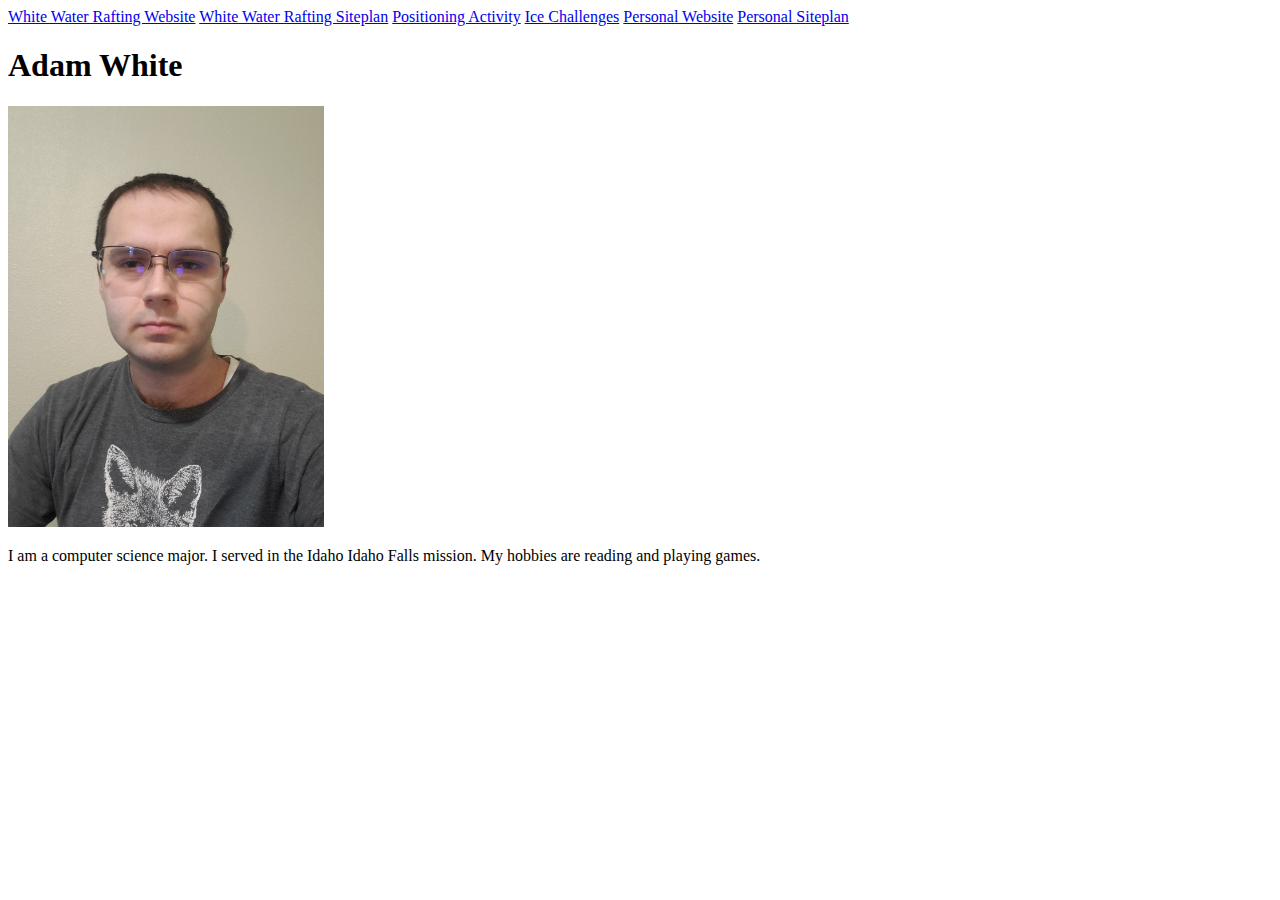
<file: index.html>
<!DOCTYPE html>
<html lang="en">
<head>
    <meta charset="UTF-8">
    <meta name="viewport" content="width=device-width, initial-scale=1.0">
    <title>WDD 130 | Home</title>
</head>
<body>
    <nav>
        <a href="wwr/index.html">White Water Rafting Website</a>
        <a href="wwr/site-plan-rafting.html">White Water Rafting Siteplan</a>
        <a href="positioning.html">Positioning Activity</a>
        <a href="ice_challenges/index.html">Ice Challenges</a>
        <a href="#">Personal Website</a>
        <a href="#">Personal Siteplan</a>
    </nav> 
    <main>
        <h1>Adam White</h1>
        <img src="images/20240427_003634.jpg" alt="Image of Me" width="25%">
        <p>I am a computer science major. I served in the Idaho Idaho Falls mission. My hobbies are reading and playing games.</p>
    </main>
</body>
</html>
</file>
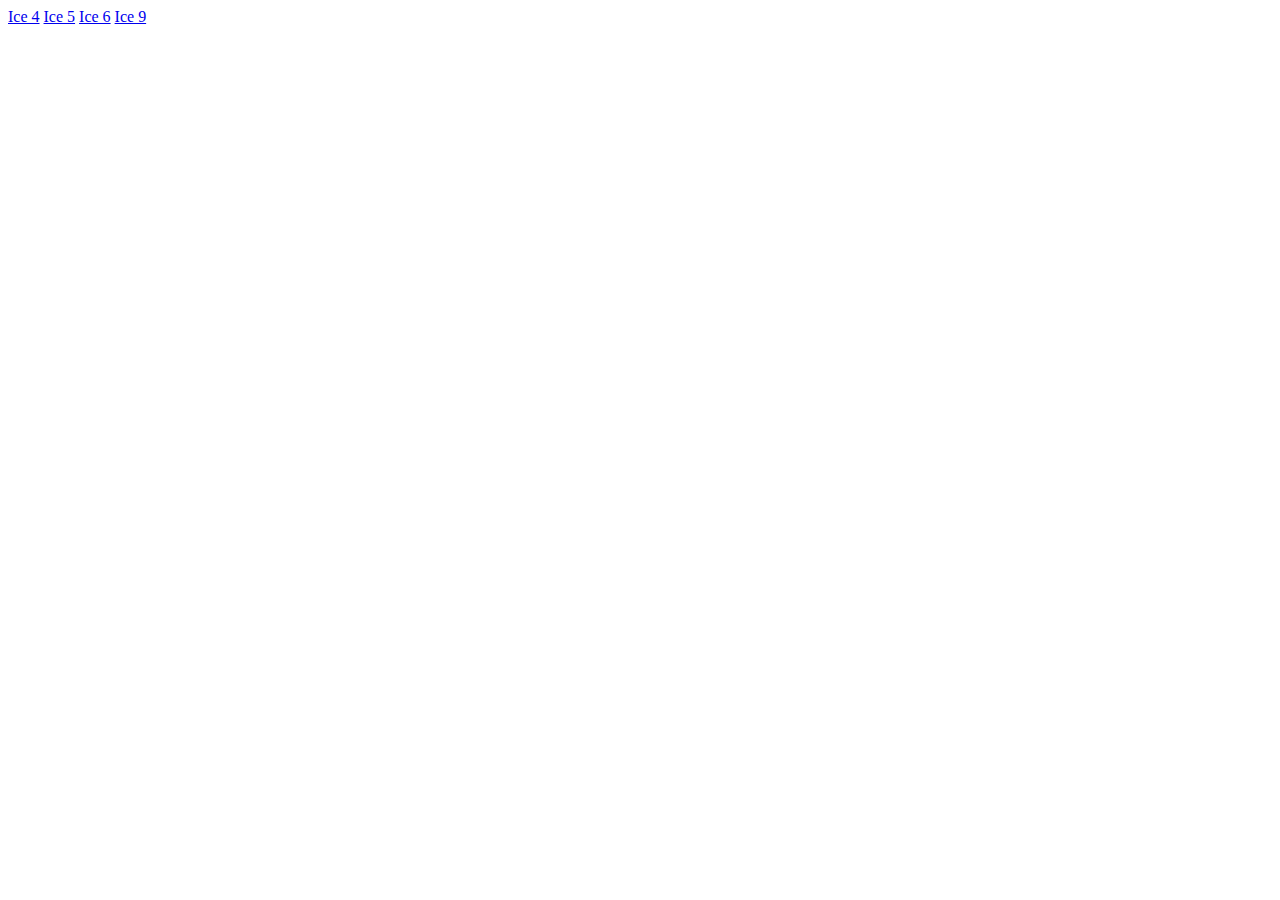
<file: ice_challenges/index.html>
<!DOCTYPE html>
<html lang="en">
<head>
    <meta charset="UTF-8">
    <meta name="viewport" content="width=device-width, initial-scale=1.0">
    <title>Document</title>
</head>
<body>
    <a href="ice4.html">Ice 4</a>
    <a href="ice5.html">Ice 5</a>
    <a href="ice6.html">Ice 6</a>
    <a href="ice9.html">Ice 9</a>
</body>
</html>
</file>
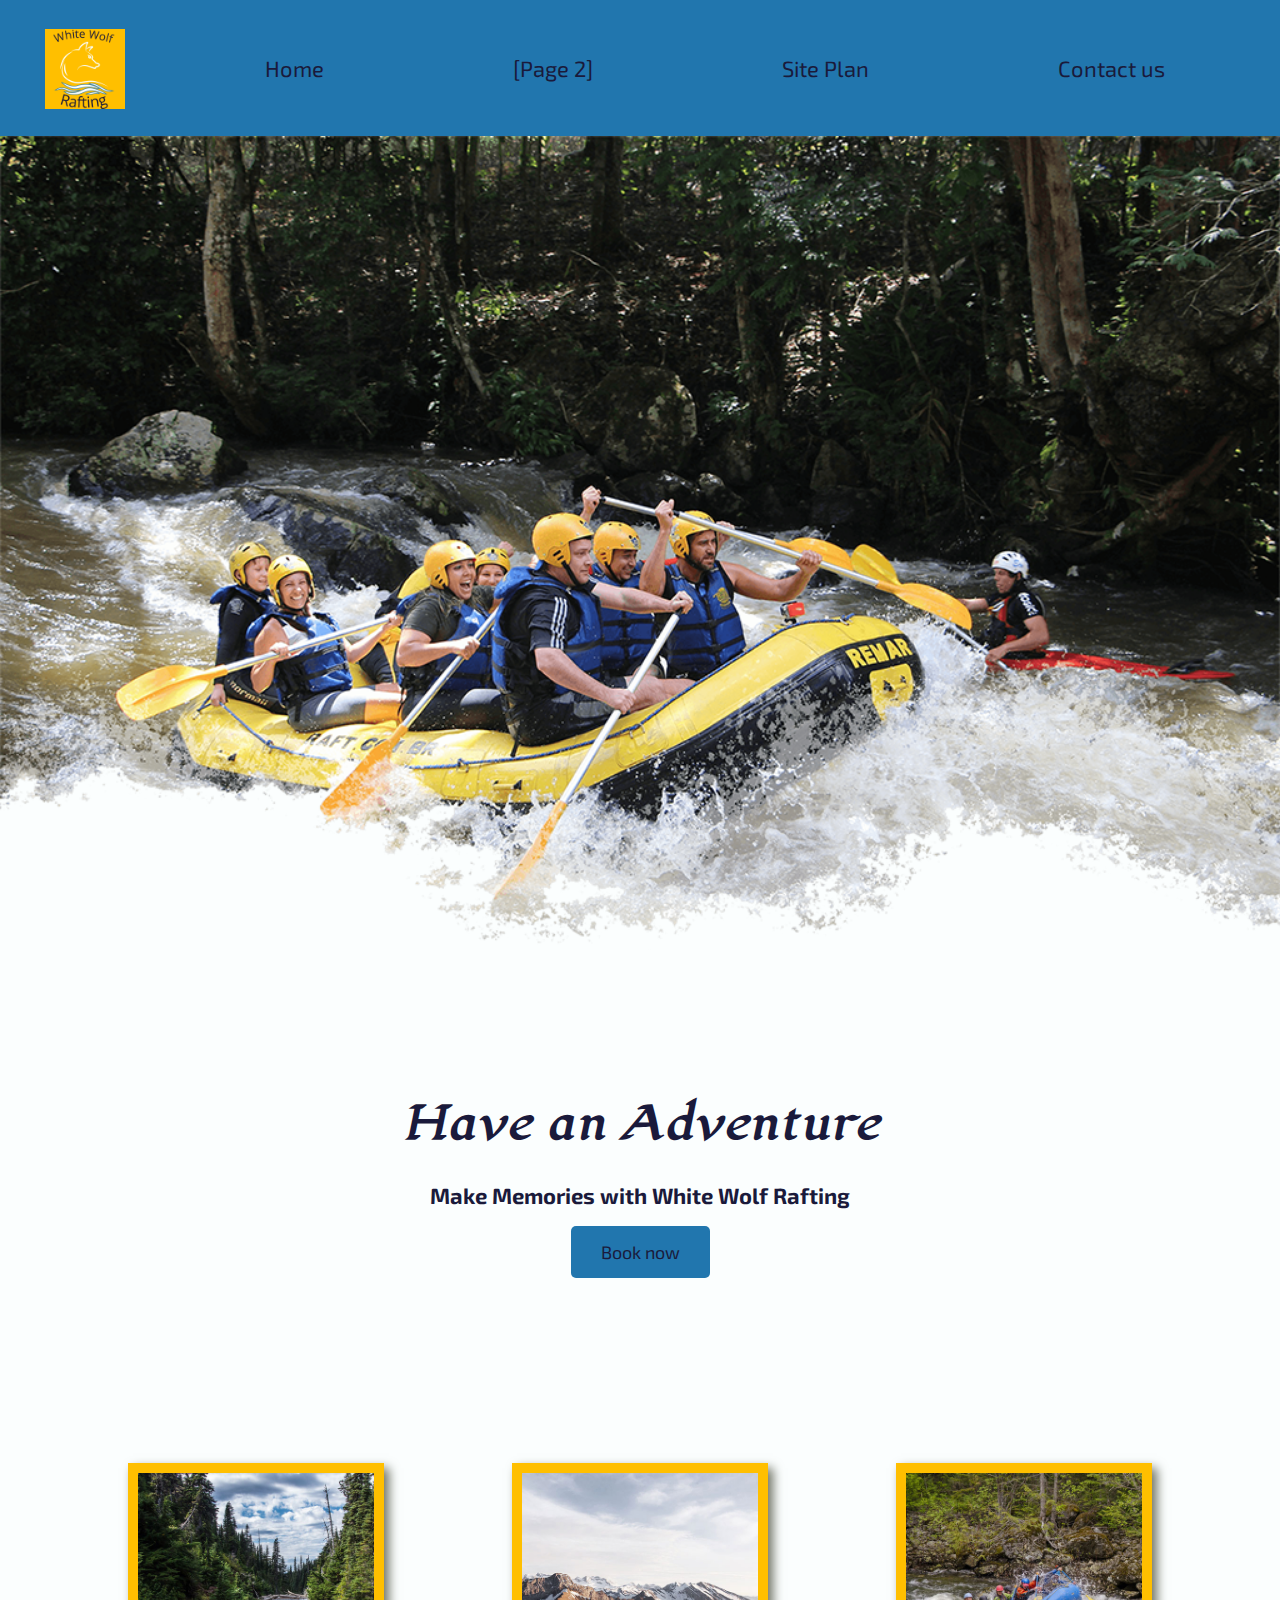
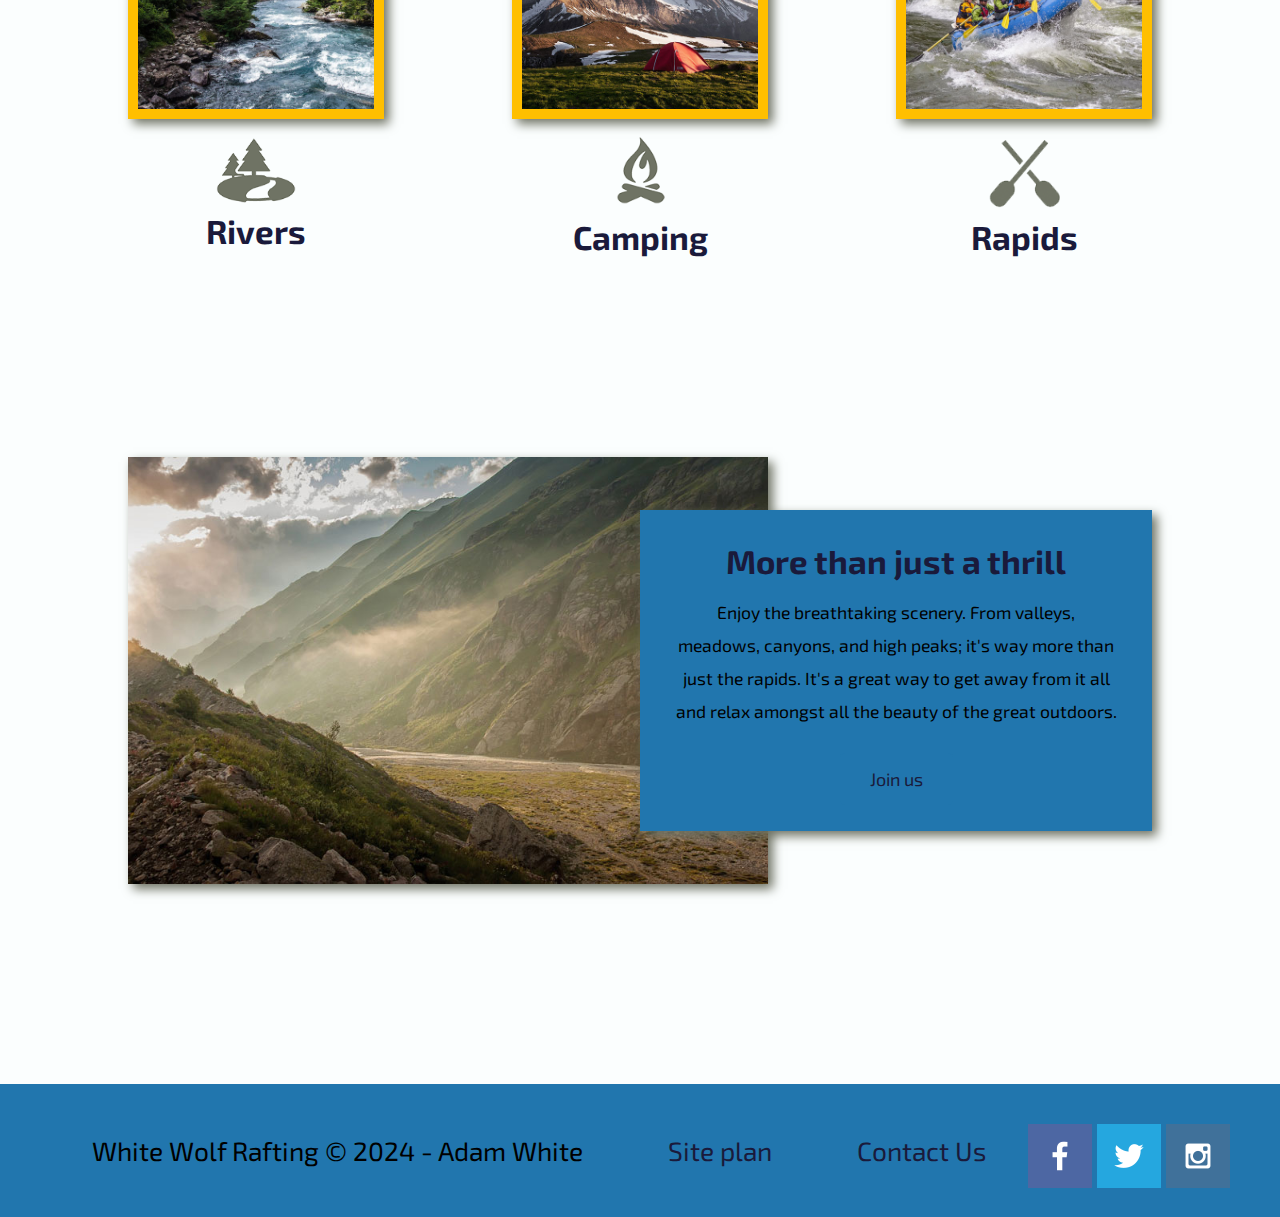
<file: wwr/index.html>
<!DOCTYPE html>
<html lang="en">
<head>
    <meta charset="UTF-8">
    <meta name="viewport" content="width=device-width, initial-scale=1.0">
    <title>White Wolf Rafting Home</title>
    <link rel="stylesheet" href="styles/style.css">
</head>
<body>
    <div class="content">
        <header>
            <a href="index.html" id="logo_link">
                <img src="images/logo_200x200.png" alt="White Wolf Rafting Logo" class="logo">
            </a>
            <nav>
                <a href="index.html">Home</a>
                <a href="#">[Page 2]</a>
                <a href="site-plan-rafting.html">Site Plan</a>
                <a href="contactus.html">Contact us</a>
            </nav>
        </header>
        <div id="Hero">
            <div id="hero-box">
                <img src="images/hero.png" alt="People enjoying rafting" id="hero-img">
            </div>
            <section id="hero-msg">
                <h1 class="home-title">Have an Adventure</h1>
                <h4>Make Memories with White Wolf Rafting</h4>
                <div class="button-box">
                    <a href="contactus.html" class="book">Book now</a>
                </div>
            </section>
        </div>
        <main class="home-grid">
            <section class="rivers-card">
                <img src="images/rivers.jpg" alt="River in forest" class="card-img">
                <img src="images/river_icon.png" alt="Rivers icon" class="icon">
                <h2>Rivers</h2>
            </section>
            <section class="camping-card">
                <img src="images/camping.jpg" alt="tent in mountains" class="card-img">
                <img src="images/fire_icon.png" alt="Camping icon" class="icon">
                <h2>Camping</h2>
            </section>
            <section class="rapids-card">
                <img src="images/rapids.jpg" alt="rafting boat" class="card-img">
                <img src="images/oars.png" alt="Rapids icon" class="icon">
                <h2>Rapids</h2>
            </section>
            <div id="backgroundd">

            </div>            
            <img src="images/mountains.jpg" alt="Misty Mountains" class="mountains">
            <section class="msg">
                <h2>More than just a thrill</h2>
                <p>Enjoy the breathtaking scenery. From valleys, meadows, canyons, and high peaks; it's way more than just the rapids. It's a great way to get away from it all and relax amongst all the beauty of the great outdoors.</p>
                <a href="rivers.html" class="join">Join us</a>
            </section>
        </main>
        <footer>
            <p>White Wolf Rafting &copy; 2024 - Adam White</p>
            <p><a href="site-plan-rafting.html">Site plan</a></p>
            <p><a href="contactus.html">Contact Us</a></p>
            <div class="social">
                <a href="https://facebook.com" target="_blank">
                    <img src="images/facebook.png" alt="Facebook Icon">
                </a>
                <a href="https://twitter.com" target="_blank">
                    <img src="images/twitter.png" alt="Twitter Icon">
                </a>
                <a href="https://instagram.com" target="_blank">
                    <img src="images/instagram.png" alt="Instagram Icon">
                </a>
            </div>
        </footer>
    </div>
</body>
</html>
</file>
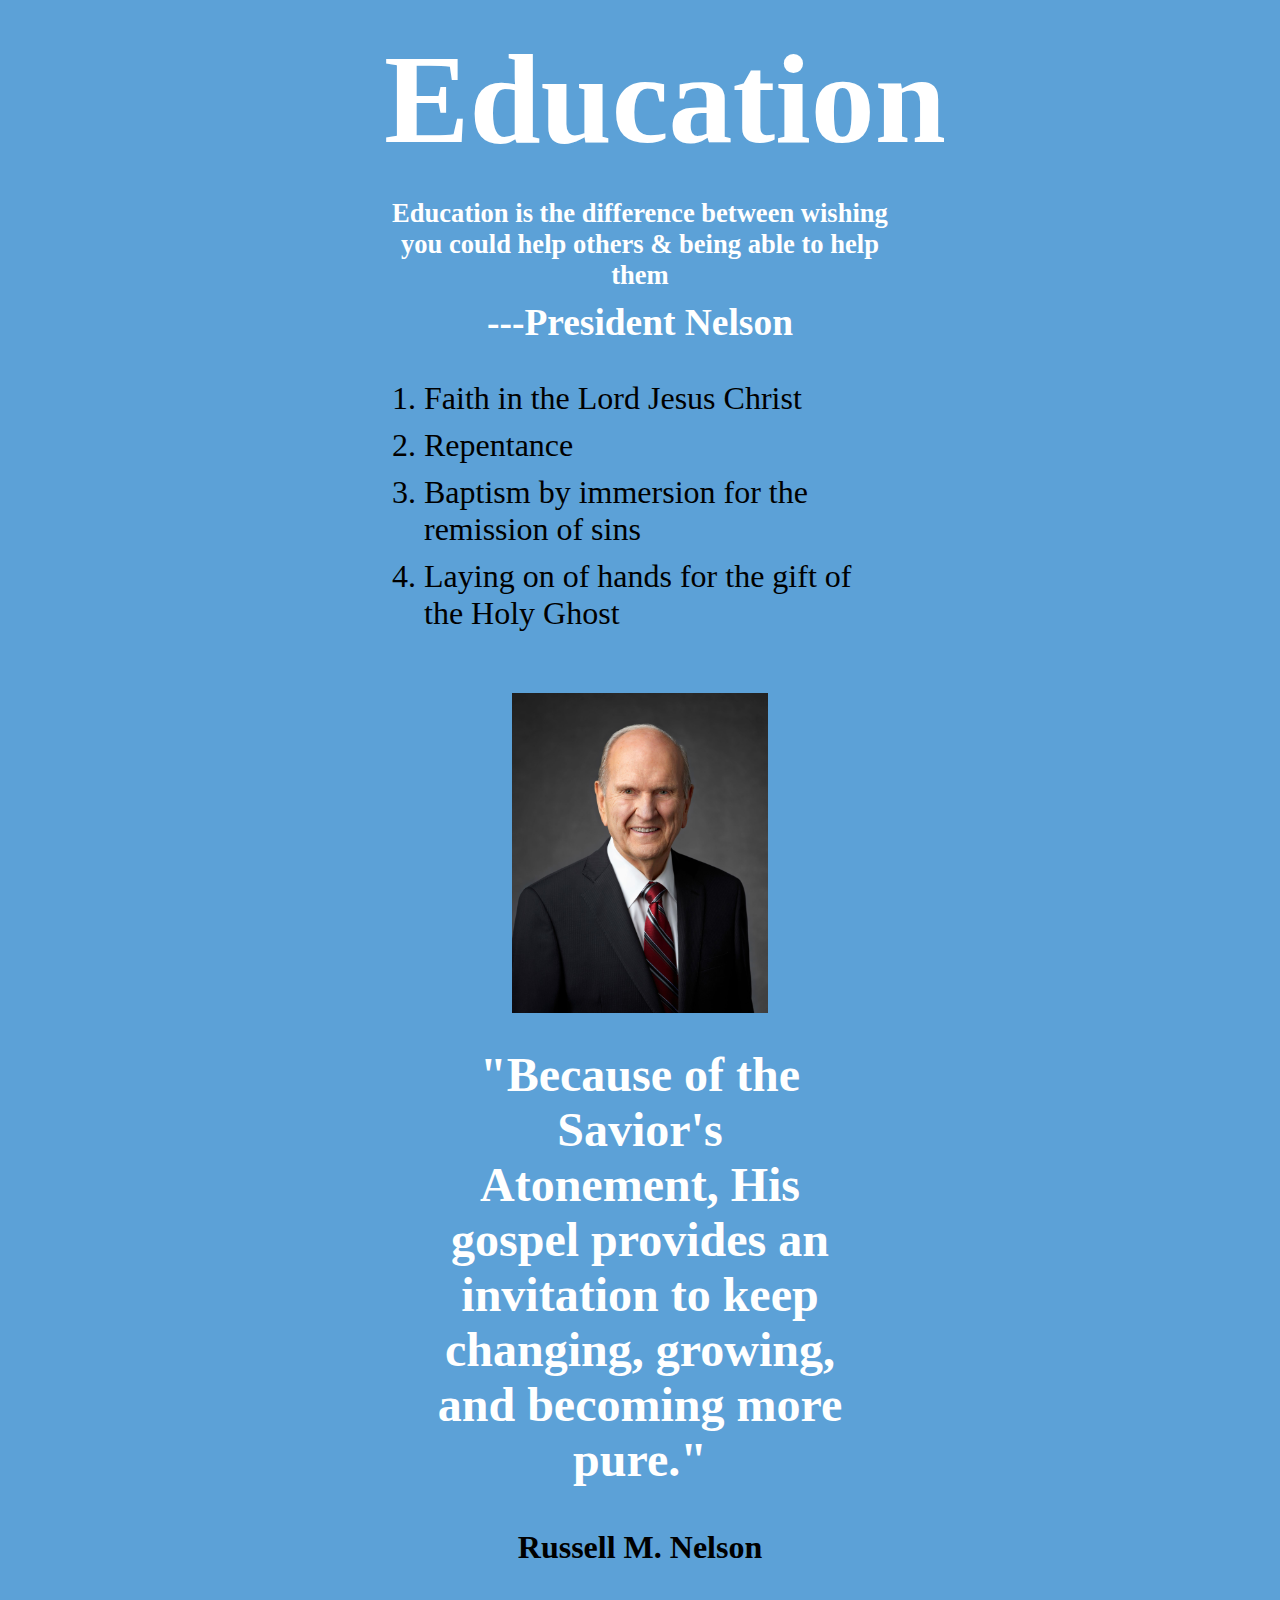
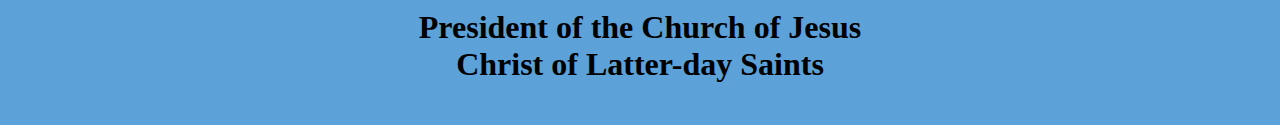
<file: ice_challenges/ice4.html>
<!DOCTYPE html>
<html lang="en">
<head>
    <meta charset="UTF-8">
    <meta name="viewport" content="width=device-width, initial-scale=1.0">
    <link rel="stylesheet" href="styles/ice4style.css">
    <title>Document</title>
</head>
<body>
    <h1 id="education">Education</h1>
    <h5>Education is the difference between wishing you could help others & being able to help them</h5>
    <h3>---President Nelson</h3>
    <ol>
        <li>Faith in the Lord Jesus Christ</li>
        <li>Repentance</li>
        <li>Baptism by immersion for the remission of sins</li>
        <li>Laying on of hands for the gift of the Holy Ghost</li>
    </ol>
    <img src="images/russell_nelson_official_portrait_2018.jpeg" alt="Russell M. Nelson">
    <h2 id="quote">"Because of the Savior's Atonement, His gospel provides an invitation to keep changing, growing, and becoming more pure."</h2>
    <h4>Russell M. Nelson</h3>
    <h4>President of the Church of Jesus Christ of Latter-day Saints</h3>
</body>
</html>
</file>
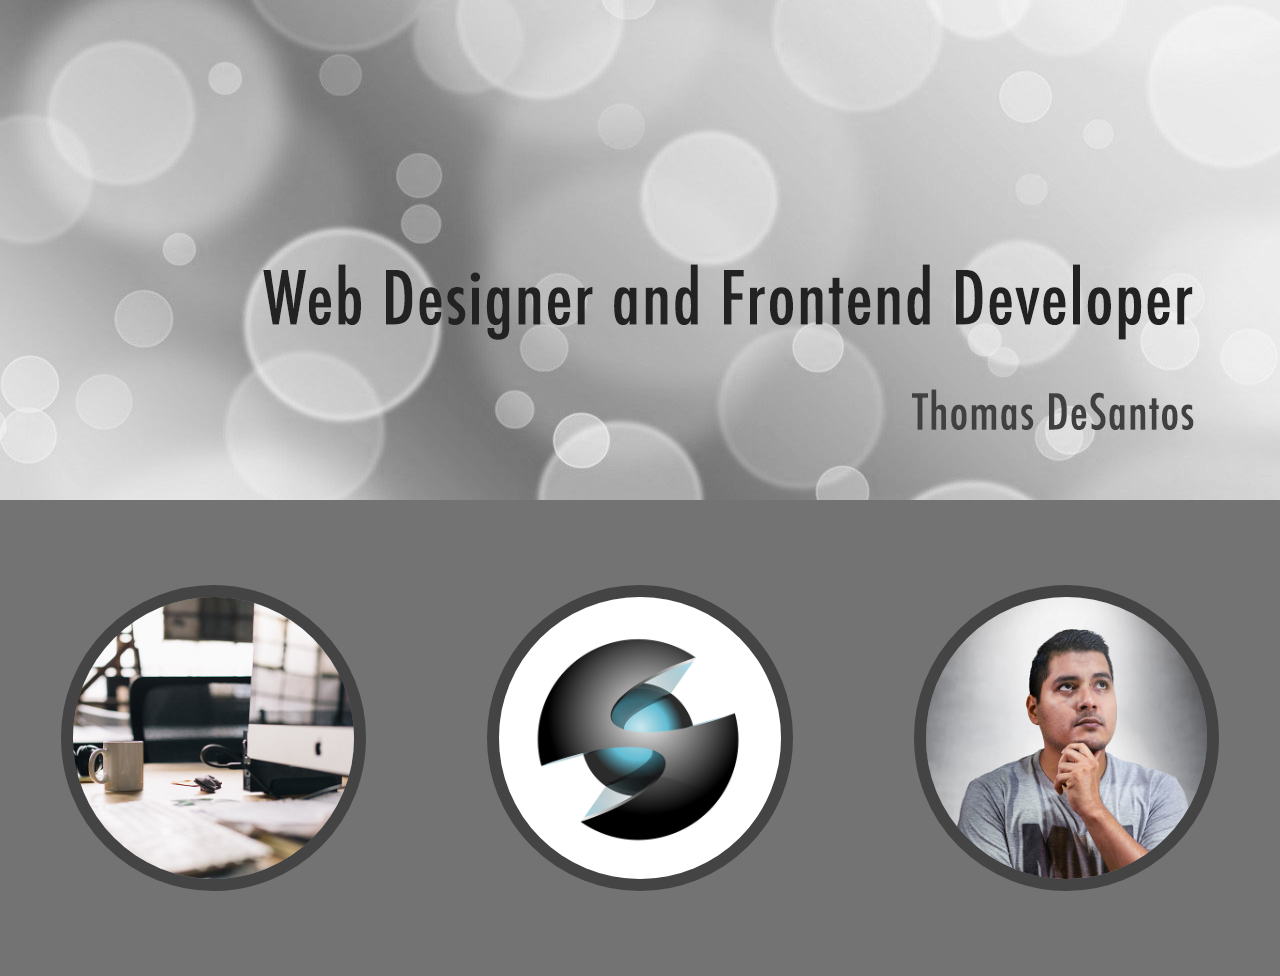
<file: ice_challenges/ice5.html>
<!DOCTYPE html>
<html lang="en">
<head>
    <meta charset="UTF-8">
    <meta name="viewport" content="width=device-width, initial-scale=1.0">
    <title>Ice 5</title>
    <link rel="stylesheet" href="styles/ice5.css">
</head>
<body>
    <img src="images/w05_circles.jpg" alt="Title with circles" id="title_img">
    <div class="container">
        <img src="images/w05_ice_image_desk.jpg" alt="Desk" class="circle">
        <img src="images/w05_ice_image_graphic.png" alt="Graphic" class="circle">
        <img src="images/w05_ice_image_person.jpg" alt="Person" class="circle">
    </div>
</body>
</html>
</file>
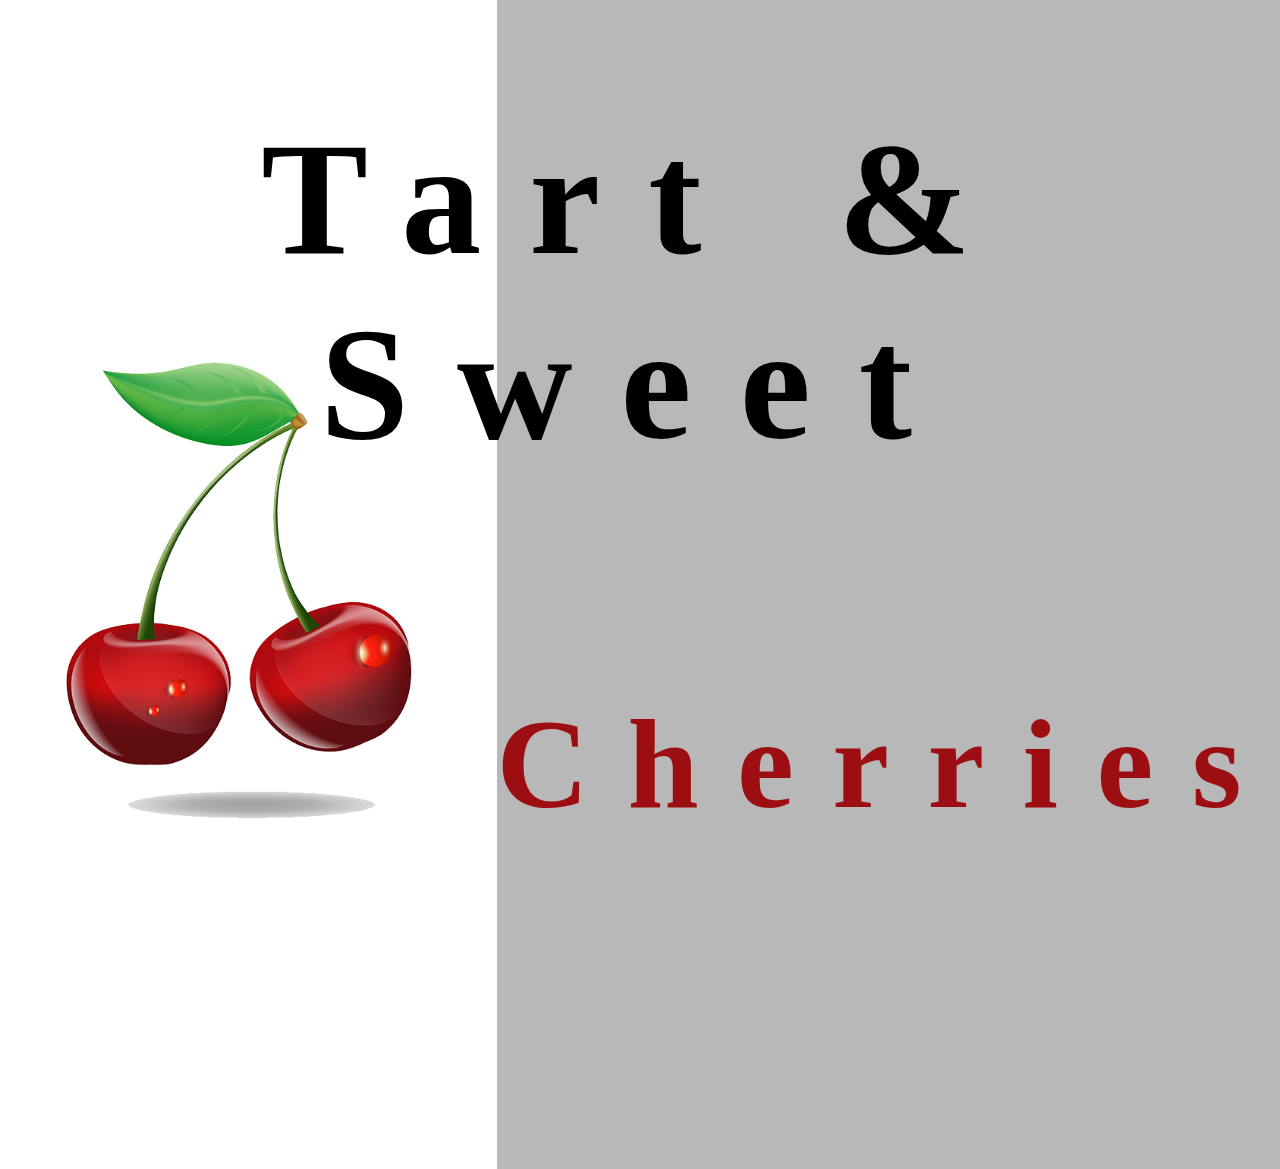
<file: ice_challenges/ice6.html>
<!DOCTYPE html>
<html lang="en">
<head>
    <meta charset="UTF-8">
    <meta name="viewport" content="width=device-width, initial-scale=1.0">
    <title>Ice challenge 6</title>
    <link rel="stylesheet" href="styles/ice6.css">
</head>
<body>
    <div id="gray"></div>
    <img src="images/w06_cherries.png" alt="Cherries" id="cherryimg">
    <h1 id="tart">Tart & Sweet</h1>
    <h2 id="cherries">Cherries</h2>
</body>
</html>
</file>
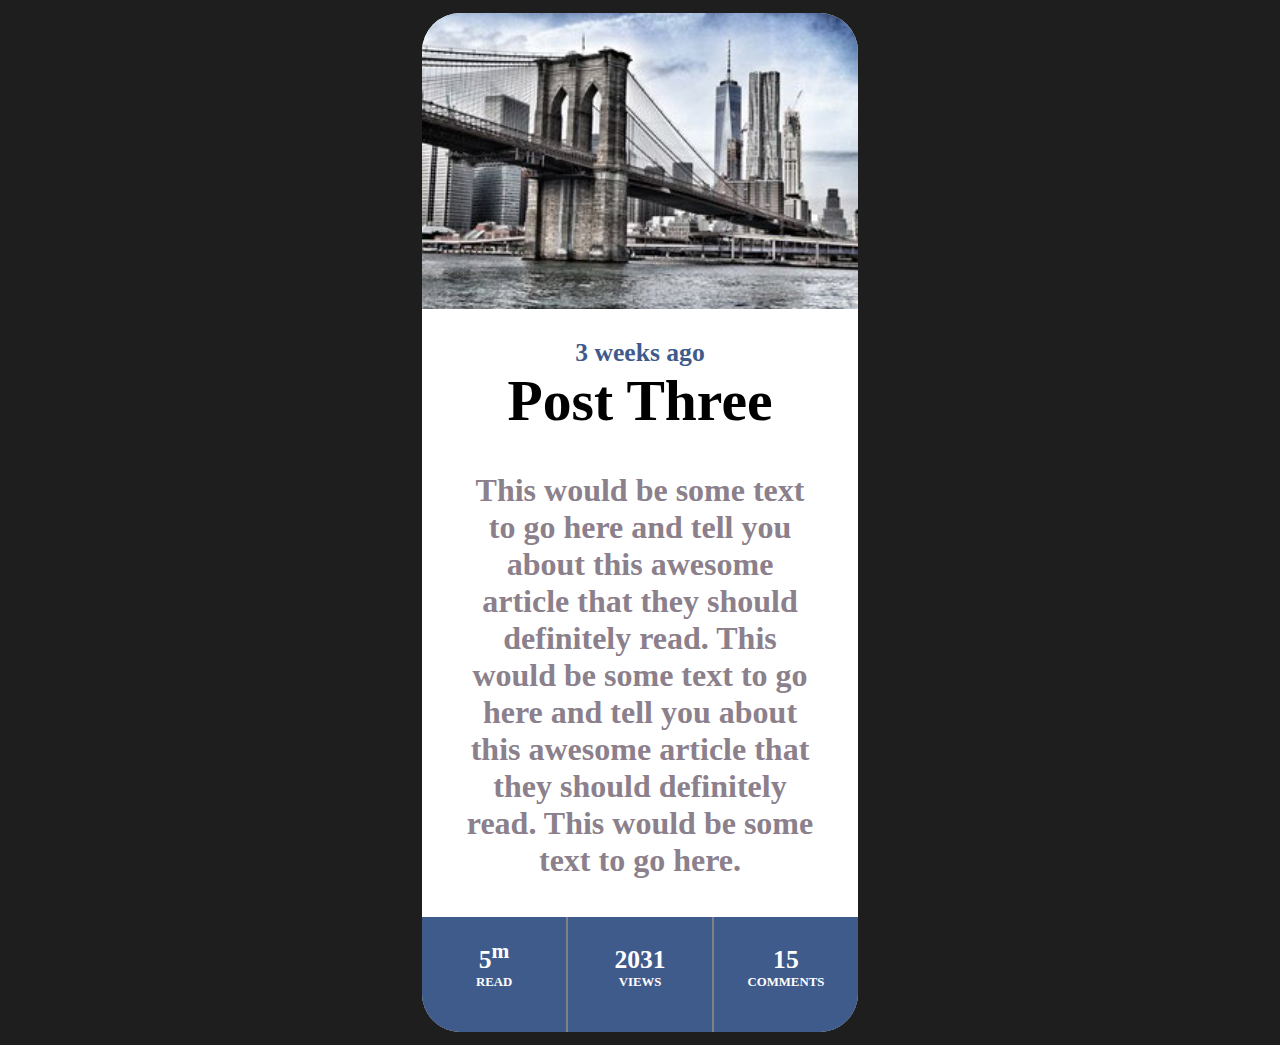
<file: ice_challenges/ice9.html>
<!DOCTYPE html>
<html lang="en">
<head>
    <meta charset="UTF-8">
    <meta name="viewport" content="width=device-width, initial-scale=1.0">
    <title>ICE 9</title>
    <link rel="stylesheet" href="styles/ice9.css">
</head>
<body>
    <main>
        <img src="images/w09_ice_img.jpg" alt="CIty Scape">
        <h2>3 weeks ago</h2>
        <h1>Post Three</h1>
        <p>This would be some text to go here and tell you about this awesome article that they should definitely read. This would be some text to go here and tell you about this awesome article that they should definitely read. This would be some text to go here.</p>
        <div id="foot">
            <div class="pair">
                <h3>5<sup>m</sup></h3>
                <h2>READ</h2>
            </div>
            <div class="pair">
                <h3>2031</h3>
                <h2>VIEWS</h2>
            </div>
            <div class="pair">
                <h3>15</h3>
                <h2>COMMENTS</h2>
            </div>
        </div>
    </main>
</body>
</html>
</file>
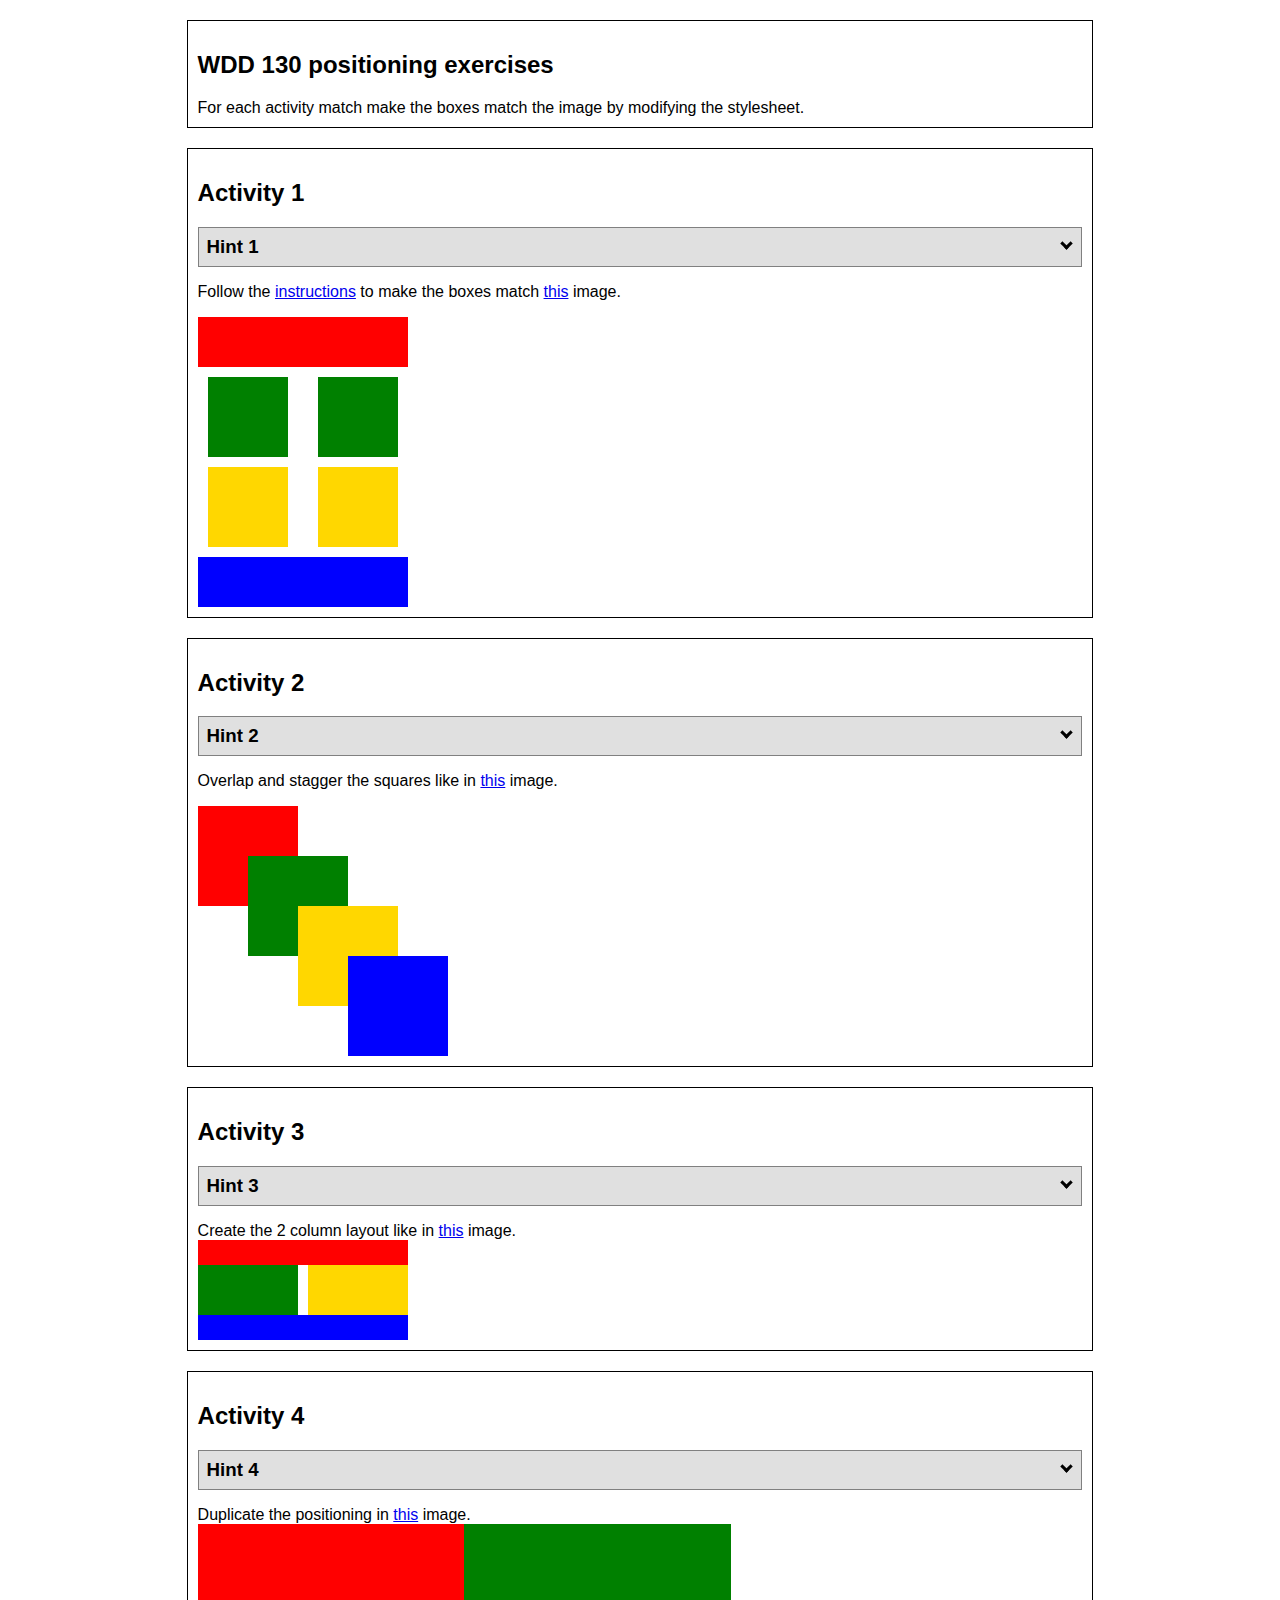
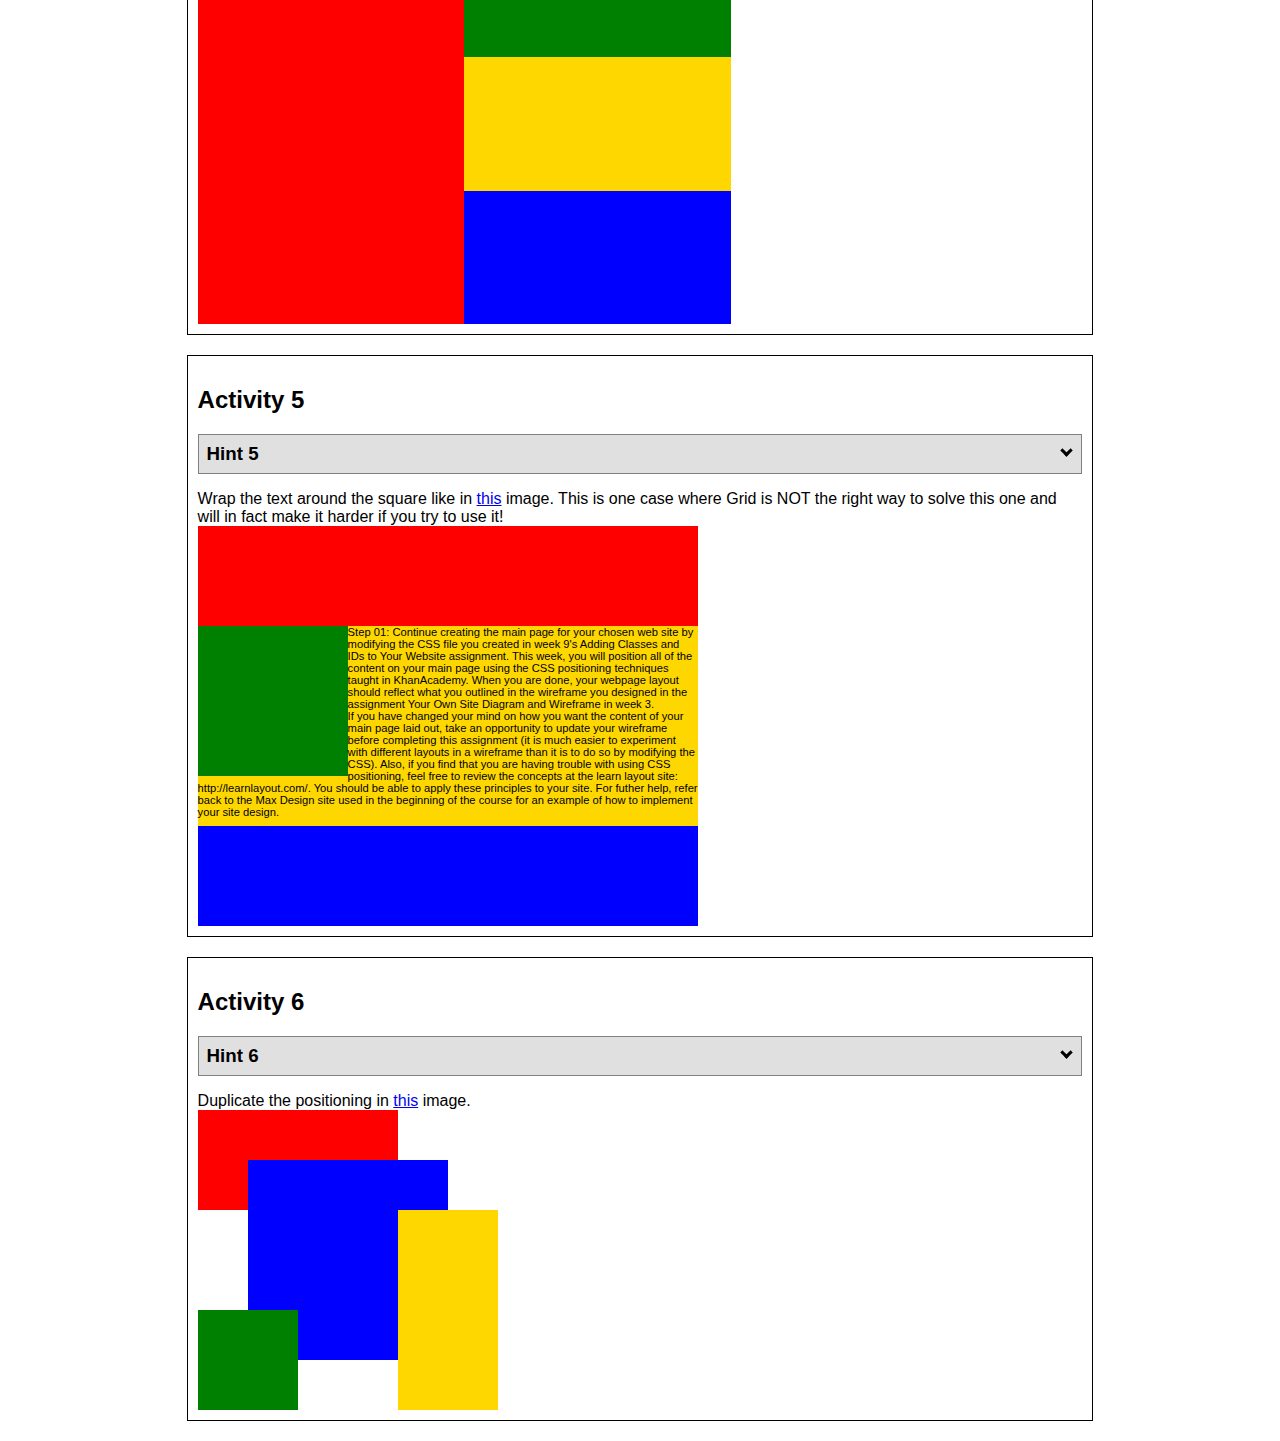
<file: positioning/positioning.html>
<!DOCTYPE html>
<html lang="en">
  <head>
    <!-- HTML - Name: positioning.html -->
    <title>Positioning Activity</title>
    <link rel="stylesheet" type="text/css" href="positionstyles.css" />
  </head>
  <body>
    <div class="activity">
      <h2>WDD 130 positioning exercises</h2>
      For each activity match make the boxes match the image by modifying the stylesheet.</div>
    <div class="activity">
      <h2>Activity 1</h2>
      <section class="hint"><input type="checkbox" ><i></i> <h3>Hint 1</h3><div><p>Check out the <a href="https://byui-wdd.github.io/wdd130/activities/w06-css-positioning.html" target="_blank">activity instructions</a> in Ilearn!</p></div></section>
      <p>Follow the <a href="https://byui-wdd.github.io/wdd130/activities/w06-css-positioning.html" target="_blank">instructions</a> to make the boxes match  <a href="https://byui-wdd.github.io/wdd130/images/example1.png" target="_blank">this</a> image.</p>
      <div class="content1" >
        <div class="red1" ></div>
        <div class="green1" ></div>
        <div class="green1" ></div>
        <div class="yellow1"></div>
        <div class="yellow1"></div>
        <div class="blue1"></div>
      </div>
    </div>
    <div class="activity">
      <h2>Activity 2</h2>
      <section class="hint"><input type="checkbox" > <h3>Hint 2</h3><i></i><div>
      <ul>
      <li>grid-template-columns: 50px 50px 50px 50px 50px </li></ul></div></section>
      <p>Overlap and stagger the squares like in <a href="https://byui-wdd.github.io/wdd130/images/example2.png" target="_blank">this</a> image.</p>
      <div class="content2" >
        <div class="red2" ></div>
        <div class="green2" ></div>
        <div class="yellow2"></div>
        <div class="blue2"></div>
      </div>
    </div>
    <div class="activity">
      <h2>Activity 3</h2>
      <section class="hint"><input type="checkbox" > <h3>Hint 3</h3><i></i><div><p>This one is going to be best solved with CSS Grid. Remember to make the boxes the right width first...then start moving them around. </p><h4>Properties used:</h4><ul><li>display:grid;</li><li>grid-template-columns:</li><li>grid-column-gap:</li>
        <li>grid-column:</li>  </ul></div></section>
      Create the 2 column layout like in <a href="https://byui-wdd.github.io/wdd130/images/example3.png" target="_blank">this</a>  image.
      <div class="content3" >
        <div class="red3" ></div>
        <div class="green3" ></div>
        <div class="yellow3"></div>
        <div class="blue3"></div>
      </div>
    </div>
    <div class="activity">
      <h2>Activity 4</h2>
      <section class="hint"><input type="checkbox" > <h3>Hint 4</h3><i></i><div><p>For the others we have been primarily concerned with width. For this one you will need to adjust height as well. </p><h4>Properties used:</h4><ul><li>display:grid;</li><li>grid-template-columns:</li><li>grid-row:</li></ul></div></section>
      Duplicate the positioning in <a href="https://byui-wdd.github.io/wdd130/images/example4.png" target="_blank">this</a> image. 
      <div class="content4" >
        <div class="red4" ></div>
        <div class="green4" ></div>
        <div class="yellow4"></div>
        <div class="blue4"></div>
      </div>
    </div>

    <div class="activity">
      <h2>Activity 5</h2>
      <section class="hint"><input type="checkbox" > <h3>Hint 5</h3><i></i><div><p>Grid is <strong>not</strong> the right way to do this.  In fact there is only one way to really do that...and that is with float. Remember that we float the thing we want the text to wrap around.  Also remember to start by making all the shapes the right size and shape.</p><h4>Properties used:</h4><ul><li>float: left;</li></ul></div></section>
      Wrap the text around the square like in <a href="https://byui-wdd.github.io/wdd130/images/example5.png" target="_blank">this</a> image. This is one case where Grid is NOT the right way to solve this one and will in fact make it harder if you try to use it!
      <div class="content5" >
        <div class="red5" ></div>
        <div class="green5" ></div>
        <div class="yellow5">Step 01: Continue creating the main page for your chosen web site by modifying the CSS file you created in week 9's Adding Classes and IDs to Your Website assignment. This week, you will position all of the content on your main page using the CSS positioning techniques taught in KhanAcademy. When you are done, your webpage layout should reflect what you outlined in the wireframe you designed in the assignment Your Own Site Diagram and Wireframe in week 3. <br />
          If you have changed your mind on how you want the content of your main page laid out, take an opportunity to update your wireframe before completing this assignment (it is much easier to experiment with different layouts in a wireframe than it is to do so by modifying the CSS). Also, if you find that you are having trouble with using CSS positioning, feel free to review the concepts at the learn layout site: http://learnlayout.com/. You should be able to apply these principles to your site. For futher help, refer back to the Max Design site used in the beginning of the course for an example of how to implement your site design.</div>
        <div class="blue5"></div>
      </div>
    </div>
    <div class="activity">
      <h2>Activity 6</h2>
      <section class="hint"><input type="checkbox" > <h3>Hint 6</h3><i></i><div><p>This one is all about visualizing the grid behind the layout. If you are having a hard time doing that first: all the sizes are even multiples of 100, and second here is another example with the lines drawn: <a href="https://byui-wdd.github.io/wdd130/images/example6-hint.png" target="_blank">example 6 with lines</a>. For this one you will find it easiest if you use px for the column width. You can also use <kbd>z-index</kbd> to control the element layering.    </p><h4>Properties used:</h4><ul><li>display:grid;</li><li>grid-template-columns:</li><li>grid-column:</li><li>grid-row:</li><li><a href="https://www.w3schools.com/cssref/pr_pos_z-index.asp" target="_blank">z-index:</a></li></ul></div></section>
      Duplicate the positioning in <a href="https://byui-wdd.github.io/wdd130/images/example6.png" target="_blank">this</a> image.
      <div class="content6" >
        <div class="red6" ></div>
        <div class="green6" ></div>
        <div class="yellow6"></div>
        <div class="blue6"></div>
      </div>
    </div>
  </body>
</html>
</file>
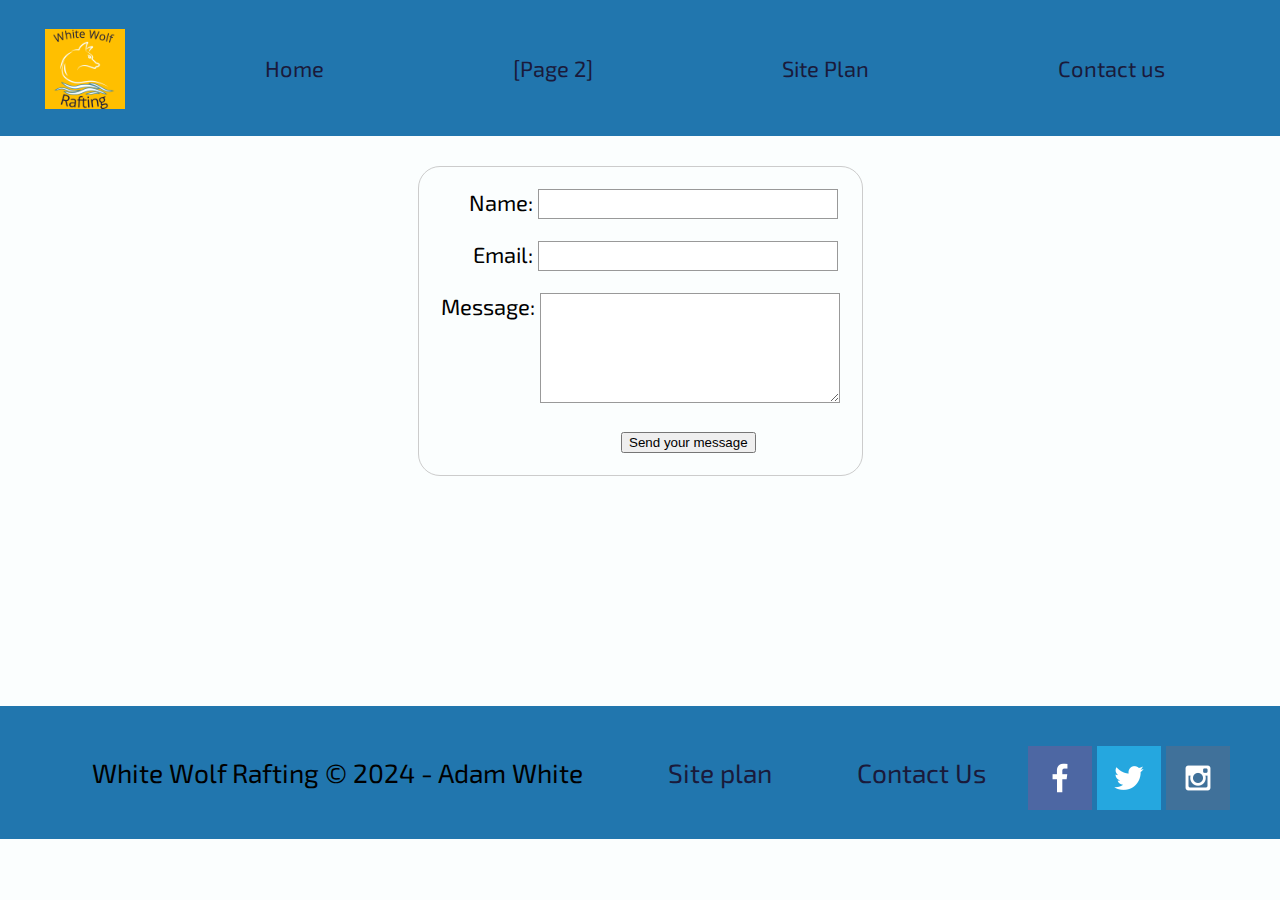
<file: wwr/contactus.html>
<!DOCTYPE html>
<html lang="en">
<head>
    <meta charset="UTF-8">
    <meta name="viewport" content="width=device-width, initial-scale=1.0">
    <title>Contact us</title>
    <link rel="stylesheet" href="styles/style.css">
</head>
<body>
    <header>
        <a href="index.html" id="logo_link">
            <img src="images/logo_200x200.png" alt="White Wolf Rafting Logo" class="logo">
        </a>
        <nav>
            <a href="index.html">Home</a>
            <a href="#">[Page 2]</a>
            <a href="site-plan-rafting.html">Site Plan</a>
            <a href="contactus.html">Contact us</a>
        </nav>
    </header>
    <main>
        <div id="formbox">
            <div id="feedback"></div>
            <form action="#" method="post">
                <ul>
                    <li>
                        <label for="name">Name:</label>
                        <input type="text" id="name" name="user_name" />
                    </li>
                    <li>
                        <label for="mail">Email:</label>
                        <input type="email" id="mail" name="user_email" />
                    </li>
                    <li>
                        <label for="msg">Message:</label>
                        <textarea id="msg" name="user_message" ></textarea>
                    </li>
                    <li class="button">
                        <button type="submit">Send your message</button>
                    </li>
                </ul>
            </form>
            <!-- https://developer.mozilla.org/en-US/docs/Learn/Forms/Your_first_form -->
        </div>
    </main>
    <footer>
        <p>White Wolf Rafting &copy; 2024 - Adam White</p>
        <p><a href="site-plan-rafting.html">Site plan</a></p>
        <p><a href="contactus.html">Contact Us</a></p>
        <div class="social">
            <a href="https://facebook.com" target="_blank">
                <img src="images/facebook.png" alt="Facebook Icon">
            </a>
            <a href="https://twitter.com" target="_blank">
                <img src="images/twitter.png" alt="Twitter Icon">
            </a>
            <a href="https://instagram.com" target="_blank">
                <img src="images/instagram.png" alt="Instagram Icon">
            </a>
        </div>
    </footer>
    <script>
        // get the feedback div element so we can do something with it.
        const feedbackElement = document.getElementById('feedback');
        // get the form so we can read what was entered in it.
        const formElement = document.forms[0];
        // add a 'listener' to wait for a submission of our form. When that happens run the code below.
        formElement.addEventListener('submit', function(e) {
            // stop the form from doing the default action.
            e.preventDefault();
            // set the contents of our feedback element to a message letting the user know the form was submitted successfully. Notice that we pull the name that was entered in the form to personalize the message!
            feedbackElement.innerHTML = 'Hello '+ formElement.user_name.value +'! Thank you for your message. We will get back with you as soon as possible!';
            // make the feedback element visible.
            feedbackElement.style.display = "block";
            // add a class to move everything down so our message doesn't cover it.
            // document.body.classList.toggle('moveDown');
            setTimeout(() => {
                feedbackElement.style.display = "none";
            }, 5000);
        });
    </script>
</body>
</html>
</file>
<file: wwr/styles/style.css>
@import url('https://fonts.googleapis.com/css2?family=Exo+2:ital,wght@0,100..900;1,100..900&family=Lugrasimo&display=swap');

:root {
    --color1: #2176ae   ;
    --color2: #ffbf00 ;
    --color3: #fbfefe;
    --color4: #1a1a3b;

    --heading-font: "Lugrasimo";
    --paragraph-font: "Exo 2", Helvetica, sans-serif;
}

.content {
    max-width: 1600px;
    background-color: var(--color3);
}

body {
    margin: 0;
    background-color: var(--color3);
    font-family: var(--paragraph-font);
    font-size: 22px;
    margin: 0;
    padding: 0;
}

footer {
    background-color: var(--color1);
    padding: 25px 50px;
    margin-top: 200px;
    display: flex;
    justify-content: space-around;
    align-items: center;
}

footer .social img {
    padding-top: 15px;
}

nav{
    background-color: var(--color1);
    padding: 10px;
    display: flex;
    justify-content: space-around;
}

header {
    background-color: var(--color1);
    padding: 10px;
    display: grid;
    grid-template-columns: 150px auto;
}

footer p {
    font-size: 1.2em;
    margin: 20px auto;
}

footer p a:hover {
    text-decoration: underline;
}

footer a{
    text-align: center;
    color: #1a1a3b;
    text-decoration: none;
}

nav a:hover, .book:hover, .join:hover, footer a:hover{
    background-color: var(--color2);
    color: var(--color1);
}

.book, .join{
    background-color: var(--color1);
    color: var(--color4);
    text-decoration: none;
    font-size: 18px;
    padding: 15px 30px;
    margin: 50px;
    border-radius: 5px;
}

#hero-msg {
    margin-top: 100px;
    grid-column: 2/3;
    grid-row: 1/2;
}

#hero-msg h1{
    text-align: center;
    font-family: var(--heading-font);
}

#hero-msg h4, .button-box, main section {
    text-align: center;
}

#background {
    height: 725px;
    background-color: var(--color3);
    grid-column: 1/11;
    grid-row: 4/9;
}

.msg {
    border-color: var(--color4);
    line-height: 1.5em;
    padding: 35px;
    background-color: #2176ae;
    grid-column: 6/10;
    grid-row: 6/7;
    box-shadow: 5px 5px 10px #6f7364;
}

.home-title {
    color: var(--color4);
    font-family: var(--heading-font);
    font-size: 2em;

}

h1 {
    color: var(--color4);
}

h2 {
    color: var(--color4);
    margin: 0;
}

h4 {
    color: var(--color4);
}

.icon {
    width: 80px;
    padding-top: 10px;
} 

.logo {
    width: 80px;
}

#hero-img {
    width: 100%;
}

.msg p{
    font-size: 0.8em;
    padding-bottom: 15px;
}

#logo_link {
    padding-top: 5px;
    justify-self: center;
    align-self: center;
}

nav a {
    text-align: center;
    color: #1a1a3b;
    text-decoration: none;
    padding: 35px;
}

.rivers-card{
    margin: 200px 0;
    grid-column: 2/4;
    grid-row: 2/3;
}

.camping-card{
    margin: 200px 0;
    grid-column: 5/7;
    grid-row: 2/3;
}

.rapids-card {
    margin: 200px 0;
    grid-column: 8/10;
    grid-row: 2/3;
}

.card-img {
    border: 10px solid var(--color2);
    width: 100%;
    transition: transform .5s;
    box-shadow: 5px 5px 10px #6f7364;
}

.card-img:hover{
    opacity: 0.6;
    transform: scale(1.1);
}

main section img {
    box-sizing: border-box;
}

#hero{
    display: grid;
    grid-template-columns: 1fr 3fr 1fr;
    margin-top: -100px;
}

#hero-box{
    grid-row: 1/3;
    grid-column: 1/4;
    z-index: -1;
}

.home-grid{
    display: grid;
    grid-template-columns: repeat(10, 1fr);
}

.mountains {
    width:100%;
    grid-column: 2/7;
    grid-row: 5/8;
    box-shadow: 5px 5px 10px #6f7364;
}

#formbox{
    text-align: center;
    width: 100%;
}

form {
    display: inline-block;
    /* Form outline */
    padding: 1em;
    border: 1px solid #ccc;
    border-radius: 1em;
    margin: 30px auto;
}

form ul {
    list-style: none;
    padding: 0;
    margin: 0;
}

form li + li {
    margin-top: 1em;
}

label {
    /* Uniform size & alignment */
    display: inline-block;
    min-width: 90px;
    text-align: right;
}

input,
textarea {
  /* To make sure that all text fields have the same font settings
     By default, textareas have a monospace font */
  font: 1em sans-serif;
  /* Uniform text field size */
  width: 300px;
  box-sizing: border-box;
  /* Match form field borders */
  border: 1px solid #999;
}

input:focus,
textarea:focus {
  /* Additional highlight for focused elements */
  border-color: #000;
}

textarea {
    /* Align multiline text fields with their labels */
    vertical-align: top;
    /* Provide space to type some text */
    height: 5em;
}
  
.button {
    /* Align buttons with the text fields */
    padding-left: 90px; /* same size as the label elements */
}
  
button {
    /* This extra margin represent roughly the same space as the space
       between the labels and their text fields */
    margin-left: 0.5em;
}

#feedback {
    background-color: antiquewhite;
    position: fixed;
    top: 10px;
    left: 0;
    right: 0;
    z-index: 999;
    width: 50%;
    margin: 0 auto;
    border-radius: 15px;
    padding: .5em;
    /* make this element invisible until we are ready for it */
    display: none;      
}

/* .moveDown {
    margin-top: 3em;
} */

@media screen and (max-width: 900px) {
    #hero, .home-grid {
        display: block;
        height: auto;
    }
    nav, footer {
        flex-direction: column;
    }
    nav a {
        display: block;
        padding: 15px;
    }
    #hero {
        margin-top: 0;
    }
    #hero-msg {
        margin-top: 0;
    }
    #hero-msg h4 {
        display: none;
    }
    #hero-msg h1 {
        color: #6f7364;
    }
    .home-title {
        font-size: 25px;
    }
    .rivers-card, .camping-card, .rapids-card { 
        margin: 50px auto;
        width: 60%;
    }
    #background {
        display: none;
    }
    .mountains, .msg {
        width: 80%;
        display: block;
        margin: 0 auto;
    }
    footer {
        margin-top: 25px;
    }
}
</file>
<file: ice_challenges/styles/ice4style.css>
body{
    text-align: center;
    margin: 0;
    background-color: #5ca1d7;
    font-size: 2em;
    padding: 0 30%;
}

#education:hover, h4, ol{
    color: black;
    font-family: "darker Grotesque", serif;
}

ol {
    margin: 5% auto;
    display: table;
    
}

img {
    /* width: 15%; */
    width: 50%;
    margin-top: 5%;
    margin-bottom: 5%;
}

li{
    text-align: left;
    margin: 10px auto;
    font-family: "darker Grotesque", serif;
}

h1, h2, h3, h5 {
    color: white;
    margin: 10px auto;
}

#quote {
    margin: 0 10%;
}

h1{
    font-size: 4em;
    margin: 5% auto;
    font-family: "Coromont Garamond", serif;

}
</file>
<file: ice_challenges/styles/ice5.css>
body{
    width: 100%;
    margin: 0;
    padding: 0;
    font-size: 0;
}

#title_img {
    width: 100%;
    margin: 0;
    display: block;
}

.container {
    margin: 0;
    width: 100%;
    text-align: center;
    background-color: #737373;
    display: grid;
    grid-template-columns: auto auto auto;
    grid-template-rows: auto;
    padding: 0%;
}

.circle {
    margin: 20% auto;
    border-radius: 50%;
    border: 1vw solid #444444;
    width: 66%;
}
</file>
<file: ice_challenges/styles/ice6.css>
body {
    display: grid;
    grid-template-columns: 1fr 1fr;
    grid-template-rows: 1fr 1fr;
    padding: 0;
    margin: 0;
    text-align: center;
}

#tart{
    font-size: 10em;
    text-align: center;
    grid-column-start: 1;
    grid-column-end: 3;
    grid-row-start: 1;
    grid-row-end: 2;
    letter-spacing: 0.3em;
    font-weight: bolder;
}

#cherries {
    font-size: 8em;
    color: #9c0e11;
    grid-column-start: 2;
    grid-column-end: 3;
    grid-row-start: 2;
    grid-row-end: 3;
    letter-spacing: 0.3em;
}

#gray {
    grid-column-start: 2;
    grid-column-end: 3;
    grid-row-start: 1;
    grid-row-end: 3;
    background-color: #b9b8b9;
    width: 100%;
    height: 100%;
}

#cherryimg {
    grid-column-start: 1;
    grid-column-end: 2;
    grid-row-start: 1;
    grid-row-end: 3;
    max-width: 100%;
    max-height: 100%;
    margin: auto;
}
</file>
<file: ice_challenges/styles/ice9.css>
body {
    background-color: #1e1e1e;
    margin: 0;
    text-align: center;
}
main{
    border-radius: 3vw;
    margin: 1vw auto;
    width: 34%;
    background-color: white;
    overflow: hidden;
    padding: 0;
}
main p{
    color: #8b808b;
    font-size: 2.5vw;
    font-weight: bold;
    margin: 3vw;
}
main h2{
    color: #3f5b8b;
    margin-top: 2vw;
    margin-bottom: 0;
    font-size: 2vw;
}
main h1{
    font-size: 4.5vw;
    margin: 0;
}
main img{
    width: 100%;
}
#foot {
    display: grid;
    grid-template-columns: 1fr 1fr 1fr;
    grid-template-rows: 1fr;
    background-color: #808080;
    column-gap: 0.2vw;
}
.pair{
    background-color: #3f5b8b;
    display: grid;
    grid-template-columns: 1fr;
    grid-template-rows: 1fr 1fr;
    height: 9vw;
    min-height: 90px;
}
.pair h3 {
    grid-row: 1/2;
    margin-top: auto;
    margin-bottom: 0;
    color: white;
    font-size: 2vw;
}
.pair h2 {
    grid-row: 2/3;
    color: white;
    margin-top: 0;
    margin-bottom: auto;
    font-size: 1vw;
}

@media screen and (max-width: 883px) {
    main {
        border-radius: 26.49px;
        margin: 8.83px auto;
        width: 300px;
    }
    main p{
        font-size: 22.075px;
        margin: 26.49px;
    }
    main h2{
        margin-top: 17.66px;
        font-size: 17.66px;
    }
    main h1{
        font-size: 39.735px;
    }
    .pair {
        height: 79.47px;
    }
    .pair h2{
        font-size: 9.83px;
    }
    .pair h3{
        font-size: 17.66px;
    }
    #foot{
        column-gap: 1.766px;
    }
}
</file>
<file: positioning/positionstyles.css>
/* CSS - Name: "positionstyles.css" */
/* Activity 1 styles */
.content1 {
  /* This is the parent of the activity 1 boxes. */
  display: grid;
  grid-template-columns: 100px 100px;
  grid-template-rows: 50px 80px 80px 50px;
  column-gap: 10px;
  row-gap: 10px;
}
.red1 { 
  width: 100%; 
  height: 100%; 
  background-color: red; 
  grid-column: 1/3;
  grid-row: 1/2;
} 

.green1 {
  width: 80%; 
  height: 100%; 
  background-color: green; 
  grid-row: 2/3;
  margin: 0 10px;
} 

.yellow1 {
  width: 80%; 
  height: 100%; 
  background-color: gold; 
  grid-row: 3/4;
  margin: 0 10px;
} 

.blue1 {
  width: 100%; 
  height: 100%; 
  background-color: blue; 
  grid-column: 1/3;
  grid-row: 4/5;
} 

/* Activity 2 styles */ 
.content2 {
  /* This is the parent of the activity 2 boxes. */
  display: grid;
  grid-template-columns: 50px 50px 50px 50px 50px;
  grid-template-rows: 50px 50px 50px 50px 50px;
}
.red2 {
  width: 100px; 
  height: 100px; 
  background-color: red; 
  grid-row: 1/3;
  grid-column: 1/3;
} 
.green2 { 
  width: 100px; 
  height: 100px; 
  background-color: green; 
  grid-row: 2/4;
  grid-column: 2/4;
} 
.yellow2 {
  width: 100px; 
  height: 100px; 
  background-color: gold; 
  grid-row: 3/5;
  grid-column: 3/5;
} 
.blue2 {
  width: 100px; 
  height: 100px; 
  background-color: blue; 
  grid-row: 4/6;
  grid-column: 4/6;
} 
/* Activity 3 styles */ 
.content3 {
  /* This is the parent of the activity 3 boxes. */
  display: grid;
  grid-template-columns: 100px 100px;
  grid-template-rows: 25px 50px 25px;
  column-gap: 10px;
}
.red3 {
  width: 100%; 
  height: 100%; 
  background-color: red; 
  grid-column: 1/3;
  grid-row: 1/2;
} 
.green3 {
  width: 100%; 
  height: 100%; 
  background-color: green;
  grid-row: 2/3;
  grid-column: 1/2;
} 
.yellow3 {
  width: 100%; 
  height: 100%; 
  background-color: gold; 
  grid-row: 2/3;
  grid-column: 2/3;
} 
.blue3 {
  width: 100%;
  height: 100%; 
  background-color: blue; 
  grid-row: 3/4;
  grid-column: 1/3;
} 
/* Activity 4 styles */ 
.content4 {
  /* This is the parent of the activity 4 boxes. */
  height: 400px;
  width: calc(400px/3*4);
  display: grid;
  grid-template-columns: 1fr 1fr;
  grid-template-rows: 1fr 1fr 1fr;
}
.red4 {
  width: 100%; 
  height: 100%; 
  background-color: red; 
  grid-column: 1/2;
  grid-row: 1/4;
} 
.green4 {
  width: 100%; 
  height: 100%; 
  background-color: green; 
  grid-column: 2/3;
  grid-row: 1/2
} 
.yellow4 {
  width: 100%; 
  height: 100%; 
  background-color: gold; 
  grid-column: 2/3;
  grid-row: 2/3
} 
.blue4 {
  width: 100%; 
  height: 100%; 
  background-color: blue; 
  grid-column: 2/3;
  grid-row: 3/4
} 
/* Activity 5 styles */ 
.content5 {
  /* This is the parent of the activity 5 boxes. */
  height: 400px;
  width: 500px;
}
.red5 { 
  width: 500px; 
  height: 100px; 
  background-color: red; 
} 
.green5 { 
  width: 150px; 
  height: 150px; 
  background-color: green; 
  float: left;
} 
.yellow5 {
  width: 500px; 
  height: 200px; 
  background-color: gold; 
  font-size: 0.7em;
} 
.blue5 {
  width: 500px; 
  height: 100px; 
  background-color: blue; 
} 
/* Activity 6 styles */ 
.content6 {
  /* This is the parent of the activity 6 boxes. */
  display: grid;
  grid-template-columns: 50px 50px 50px 50px 50px 50px;
  grid-template-rows: 50px 50px 50px 50px 50px 50px;
}
.red6 {
  width: 100%; 
  height: 100%; 
  background-color: red; 
  grid-column: 1/5;
  grid-row: 1/3;
  z-index: 1;
} 
.green6 {
  width: 100%; 
  height: 100%; 
  background-color: green; 
  grid-row: 5/7;
  grid-column: 1/3;
  z-index: 3;
} 
.yellow6 {
  width: 100%; 
  height: 100%; 
  background-color: gold; 
  grid-row: 3/7;
  grid-column: 5/7;
  z-index: 3;
} 
.blue6 {
  width: 100%; 
  height: 100%; 
  background-color: blue; 
  grid-row: 2/6;
  grid-column: 2/6;
  z-index: 2;
} 


/* Do not make any changes below here */
.activity {
  width: 70%; 
  margin: 20px auto; 
  font-family: Arial, sans-serif; 
  border: 1px solid black; 
  padding: 10px; 
  clear:both; 
  overflow: auto;
} 

.hint {
  border: 1px solid grey;
  background: #e0e0e0;
  padding: .5em;
  position: relative;
  margin: 1em 0;
}
.hint h3 {
  margin: 0;
}
.hint:hover {
  background: #d0d0d0;
}
.hint > div {
  display: none;
}

.hint input[type=checkbox] {
  position: absolute;
  width: 100%;
  height: 100%;
  opacity: 0;
  z-index: 1;
  cursor: pointer;
}

.hint input[type=checkbox]:checked ~ div {
  display: block;
}

.hint i {
  position: absolute;
  transform: translate(-6px, 0);
  margin-top: 16px;
  right: 10px;
  top: -3px;
}
.hint i:before, .hint i:after {
  content: "";
  position: absolute;
  background-color: black;
  width: 3px;
  height: 9px;
}
.hint i:before {
  transform: translate(2px, 0) rotate(45deg);
}
.hint i:after {
  transform: translate(-2px, 0) rotate(-45deg);
}

.hint input[type=checkbox]:checked ~ i:before {
  transform: translate(-2px, 0) rotate(45deg);
}
.hint input[type=checkbox]:checked ~ i:after {
  transform: translate(2px, 0) rotate(-45deg);
}
.hint a {
  position: relative;
  z-index: 1;
}
</file>
